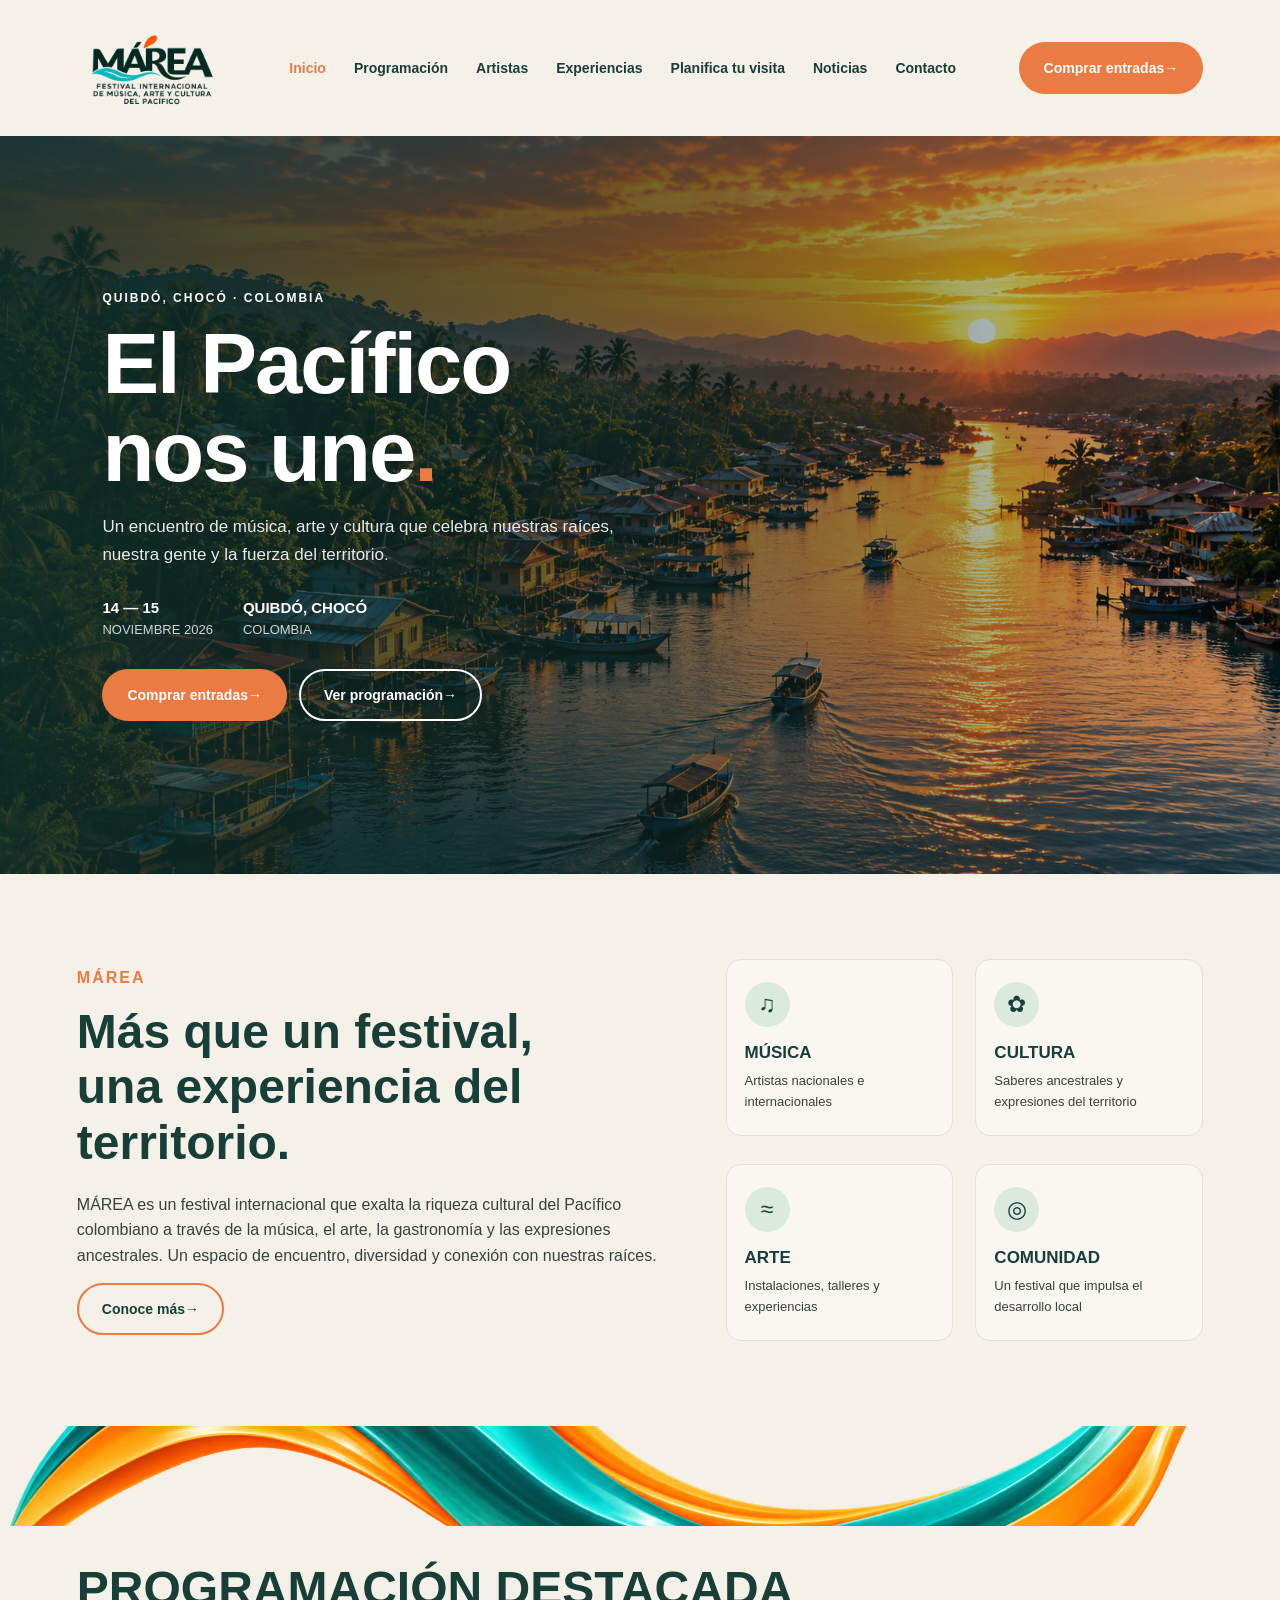
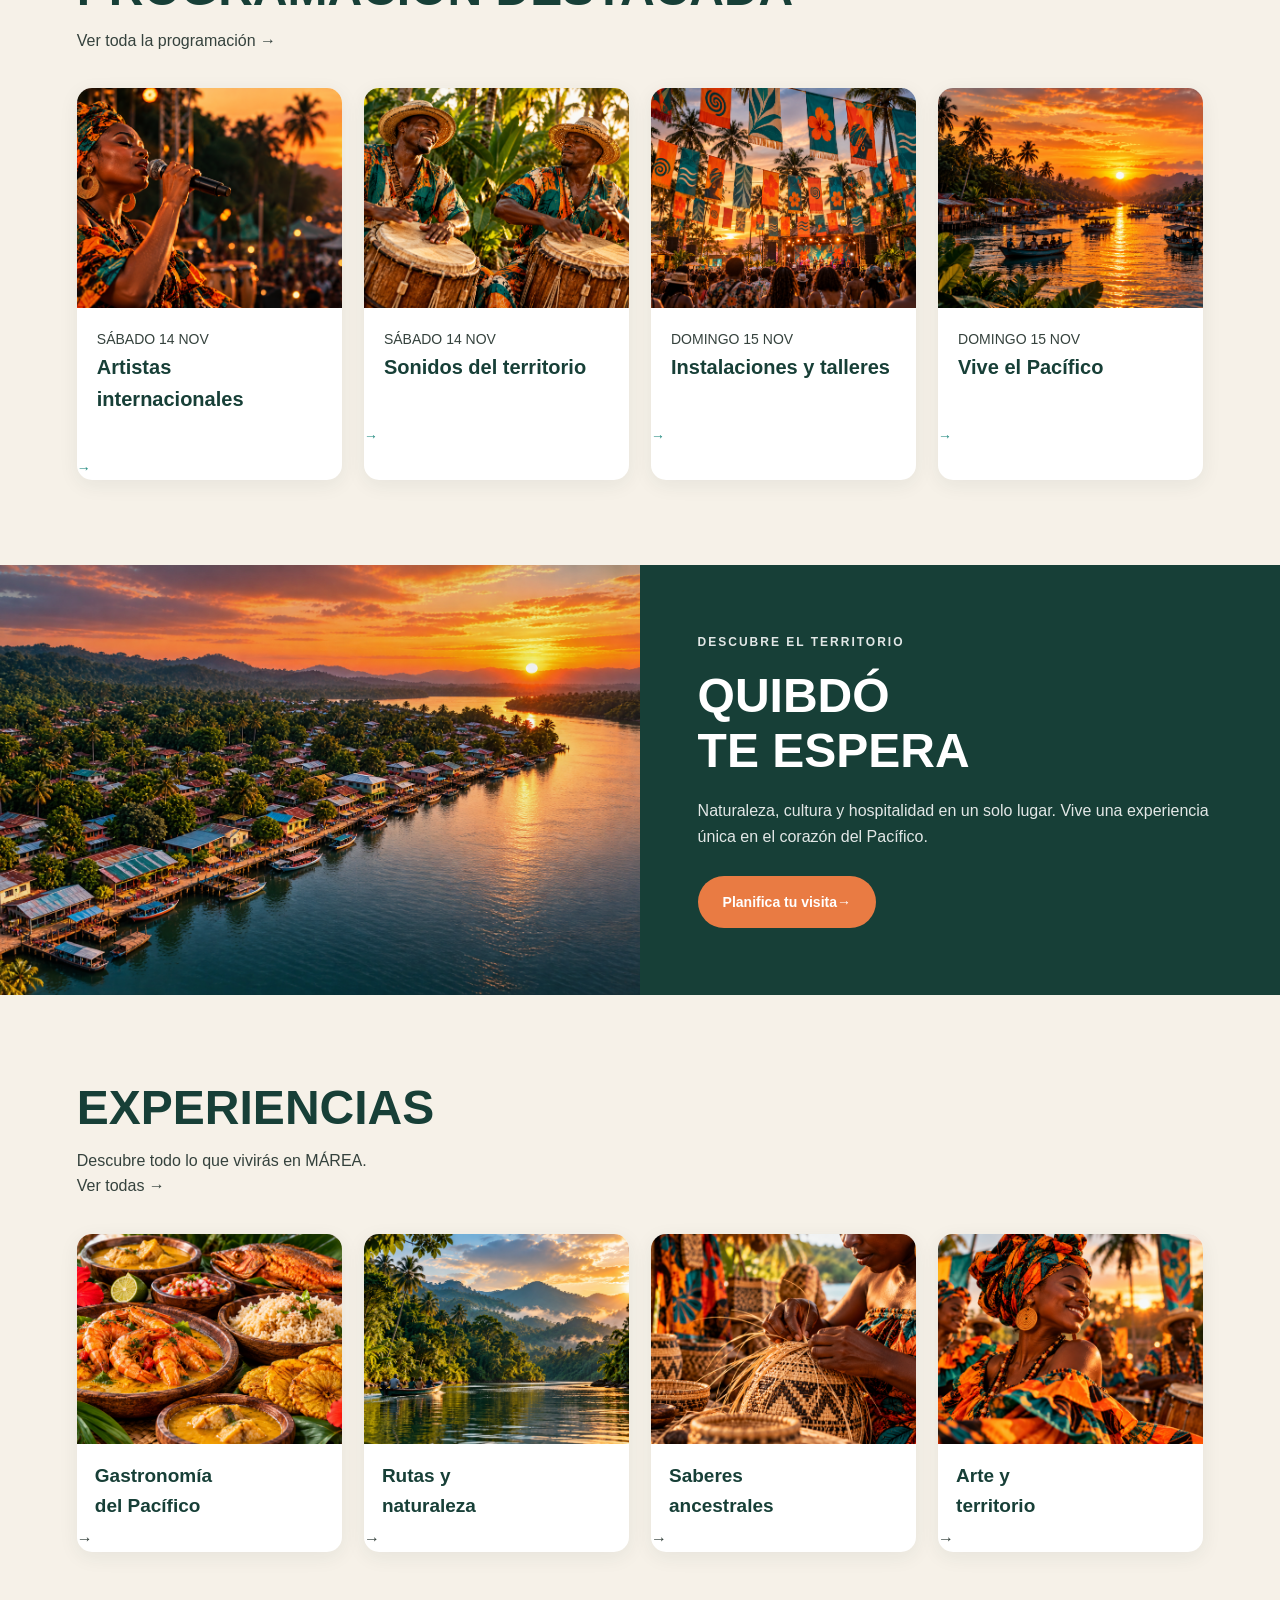
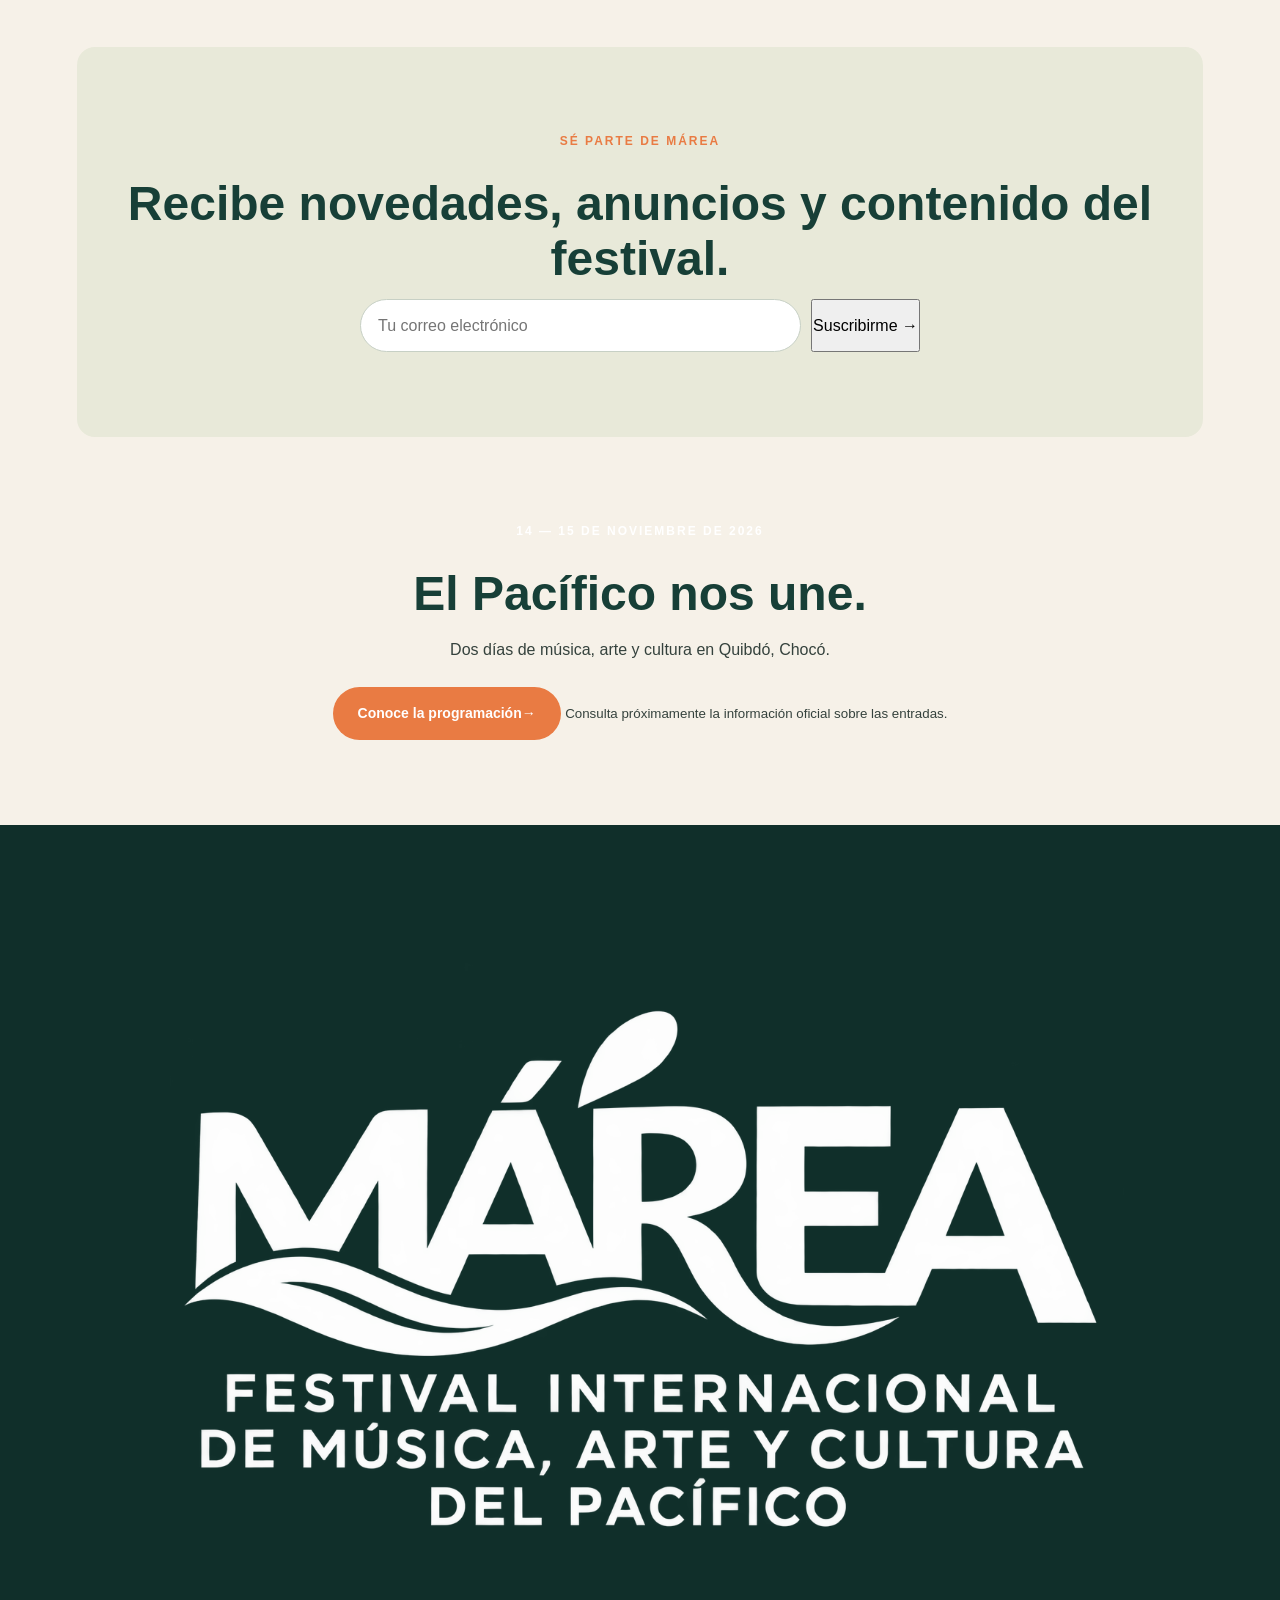
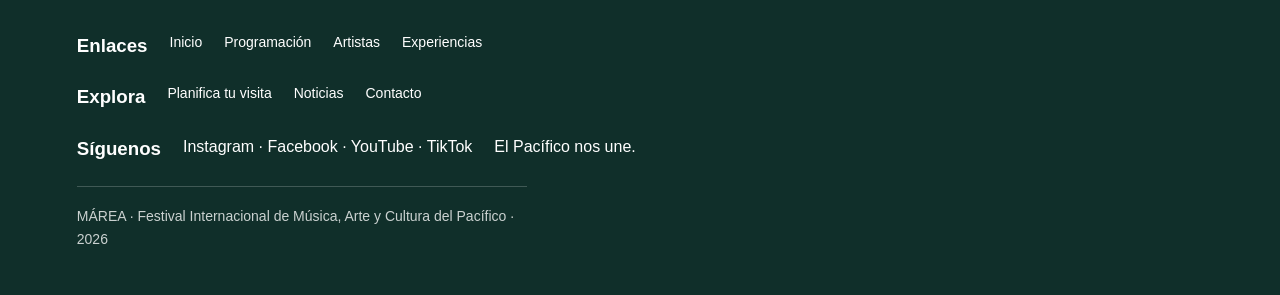
<file: index.html>
<!DOCTYPE html>
<html lang="es">
<head>
  <meta charset="UTF-8">
  <meta name="viewport" content="width=device-width, initial-scale=1.0">
  <meta name="description" content="MÁREA: Festival Internacional de Música, Arte y Cultura del Pacífico en Quibdó, Chocó.">
  <title>MÁREA | El Pacífico nos une</title>
  <link rel="stylesheet" href="estilos.css">
</head>

<body>

  <header class="header">
    <a class="logo" href="index.html">
      <img src="imagenes/logo%20marea.png"
           alt="MÁREA, Festival Internacional de Música, Arte y Cultura del Pacífico">
    </a>

    <nav class="nav nav-desktop" aria-label="Navegación principal">
      <a class="active" href="index.html">Inicio</a>
      <a href="programacion.html">Programación</a>
      <a href="#artistas">Artistas</a>
      <a href="#experiencias">Experiencias</a>
      <a href="visita.html">Planifica tu visita</a>
      <a href="#noticias">Noticias</a>
      <a href="#contacto">Contacto</a>
    </nav>

    <a class="btn btn-orange header-button" href="#entradas">
      Comprar entradas <span>→</span>
    </a>

    <details class="mobile-menu">
      <summary aria-label="Abrir menú">☰</summary>
      <nav aria-label="Navegación para celular">
        <a href="index.html">Inicio</a>
        <a href="programacion.html">Programación</a>
        <a href="#artistas">Artistas</a>
        <a href="#experiencias">Experiencias</a>
        <a href="visita.html">Planifica tu visita</a>
        <a href="#noticias">Noticias</a>
        <a href="#contacto">Contacto</a>
      </nav>
    </details>
  </header>

  <main>

    <section class="hero">
      <img class="hero-image"
           src="imagenes/atardecer.png"
           alt="Atardecer sobre el río en el Pacífico colombiano">

      <div class="hero-overlay"></div>

      <div class="hero-content">
        <p class="eyebrow eyebrow-light">QUIBDÓ, CHOCÓ · COLOMBIA</p>

        <h1>El Pacífico<br>nos une<span class="orange-dot">.</span></h1>

        <p class="hero-description">
          Un encuentro de música, arte y cultura que celebra nuestras raíces,
          nuestra gente y la fuerza del territorio.
        </p>

        <div class="event-details">
          <div>
            <strong>14 — 15</strong>
            <span>NOVIEMBRE 2026</span>
          </div>

          <div>
            <strong>QUIBDÓ, CHOCÓ</strong>
            <span>COLOMBIA</span>
          </div>
        </div>

        <div class="hero-buttons">
          <a class="btn btn-orange" href="#entradas">
            Comprar entradas <span>→</span>
          </a>

          <a class="btn btn-outline-light" href="programacion.html">
            Ver programación <span>→</span>
          </a>
        </div>
      </div>
    </section>

    <section class="intro section" id="sobre-marea">
      <div class="intro-text">
        <p class="eyebrow orange-text">MÁREA</p>

        <h2>Más que un festival,<br>una experiencia del territorio.</h2>

        <p>
          MÁREA es un festival internacional que exalta la riqueza cultural
          del Pacífico colombiano a través de la música, el arte, la gastronomía
          y las expresiones ancestrales. Un espacio de encuentro, diversidad
          y conexión con nuestras raíces.
        </p>

        <a class="btn btn-outline-orange" href="visita.html">
          Conoce más <span>→</span>
        </a>
      </div>

      <div class="pillars">
        <article class="pillar">
          <div class="pillar-icon music-icon">♫</div>
          <h3>MÚSICA</h3>
          <p>Artistas nacionales e internacionales</p>
        </article>

        <article class="pillar">
          <div class="pillar-icon culture-icon">✿</div>
          <h3>CULTURA</h3>
          <p>Saberes ancestrales y expresiones del territorio</p>
        </article>

        <article class="pillar">
          <div class="pillar-icon art-icon">≈</div>
          <h3>ARTE</h3>
          <p>Instalaciones, talleres y experiencias</p>
        </article>

        <article class="pillar">
          <div class="pillar-icon community-icon">◎</div>
          <h3>COMUNIDAD</h3>
          <p>Un festival que impulsa el desarrollo local</p>
        </article>
      </div>
    </section>

    <div class="wave-divider" aria-hidden="true">
      <img src="imagenes/onda.png" alt="">
    </div>

    <section class="program-section section" id="artistas">
      <div class="section-heading">
        <h2>PROGRAMACIÓN DESTACADA</h2>
        <a href="programacion.html">
          Ver toda la programación <span>→</span>
        </a>
      </div>

      <div class="program-grid">

        <article class="program-card">
          <img src="imagenes/cantante.png"
               alt="Cantante durante una presentación musical">
          <div class="program-card-text">
            <p>SÁBADO 14 NOV</p>
            <h3>Artistas internacionales</h3>
          </div>
          <a class="card-arrow"
             href="programacion.html#voces"
             aria-label="Ver artistas internacionales">→</a>
        </article>

        <article class="program-card">
          <img src="imagenes/percusionistas.png"
               alt="Músicos interpretando ritmos de percusión">
          <div class="program-card-text">
            <p>SÁBADO 14 NOV</p>
            <h3>Sonidos del territorio</h3>
          </div>
          <a class="card-arrow"
             href="programacion.html#sonidos"
             aria-label="Ver sonidos del territorio">→</a>
        </article>

        <article class="program-card">
          <img src="imagenes/instalaciones.png"
               alt="Instalaciones artísticas y decoración de colores">
          <div class="program-card-text">
            <p>DOMINGO 15 NOV</p>
            <h3>Instalaciones y talleres</h3>
          </div>
          <a class="card-arrow"
             href="programacion.html#arte"
             aria-label="Ver instalaciones y talleres">→</a>
        </article>

        <article class="program-card">
          <img src="imagenes/rio.png"
               alt="Paisaje fluvial del Pacífico colombiano">
          <div class="program-card-text">
            <p>DOMINGO 15 NOV</p>
            <h3>Vive el Pacífico</h3>
          </div>
          <a class="card-arrow"
             href="programacion.html#cierre"
             aria-label="Ver cierre del festival">→</a>
        </article>

      </div>
    </section>

    <section class="destination">
      <div class="destination-photo">
        <img src="imagenes/quibdo.png"
             alt="Paisaje y entorno natural de Quibdó">
      </div>

      <div class="destination-text">
        <p class="eyebrow eyebrow-light">DESCUBRE EL TERRITORIO</p>

        <h2>QUIBDÓ<br>TE ESPERA</h2>

        <p>
          Naturaleza, cultura y hospitalidad en un solo lugar.
          Vive una experiencia única en el corazón del Pacífico.
        </p>

        <a class="btn btn-orange" href="visita.html">
          Planifica tu visita <span>→</span>
        </a>
      </div>
    </section>

    <section class="experiences section" id="experiencias">
      <div class="section-heading">
        <div>
          <h2>EXPERIENCIAS</h2>
          <p>Descubre todo lo que vivirás en MÁREA.</p>
        </div>

        <a href="visita.html">Ver todas <span>→</span></a>
      </div>

      <div class="experience-grid">

        <a class="experience-card" href="visita.html#gastronomia">
          <img src="imagenes/gastronomia.png"
               alt="Platos de la gastronomía del Pacífico">
          <div>
            <h3>Gastronomía<br>del Pacífico</h3>
            <span>→</span>
          </div>
        </a>

        <a class="experience-card" href="visita.html#naturaleza">
          <img src="imagenes/naturaleza.png"
               alt="Paisajes naturales del Chocó">
          <div>
            <h3>Rutas y<br>naturaleza</h3>
            <span>→</span>
          </div>
        </a>

        <a class="experience-card" href="visita.html#saberes">
          <img src="imagenes/artesania.png"
               alt="Artesanía y saberes tradicionales">
          <div>
            <h3>Saberes<br>ancestrales</h3>
            <span>→</span>
          </div>
        </a>

        <a class="experience-card" href="visita.html#cultura">
          <img src="imagenes/cultura.png"
               alt="Expresiones culturales del Pacífico">
          <div>
            <h3>Arte y<br>territorio</h3>
            <span>→</span>
          </div>
        </a>

      </div>
    </section>

    <section class="newsletter section" id="noticias">
      <div>
        <p class="eyebrow orange-text">SÉ PARTE DE MÁREA</p>
        <h2>Recibe novedades, anuncios y contenido del festival.</h2>
      </div>

      <form class="newsletter-form" action="#noticias" method="get">
        <label for="email" class="visually-hidden">
          Tu correo electrónico
        </label>

        <input
          id="email"
          name="email"
          type="email"
          placeholder="Tu correo electrónico"
        >

        <button type="submit">Suscribirme <span>→</span></button>
      </form>
    </section>

    <section class="tickets section" id="entradas">
      <p class="eyebrow eyebrow-light">14 — 15 DE NOVIEMBRE DE 2026</p>

      <h2>El Pacífico nos une.</h2>

      <p>Dos días de música, arte y cultura en Quibdó, Chocó.</p>

      <a class="btn btn-orange" href="programacion.html">
        Conoce la programación <span>→</span>
      </a>

      <small>
        Consulta próximamente la información oficial sobre las entradas.
      </small>
    </section>

  </main>

  <footer class="footer" id="contacto">
    <a class="footer-logo" href="index.html">
      <img src="imagenes/logo%20marea.png"
           alt="MÁREA, Festival Internacional de Música, Arte y Cultura del Pacífico">
    </a>

    <div class="footer-links">
      <h3>Enlaces</h3>
      <a href="index.html">Inicio</a>
      <a href="programacion.html">Programación</a>
      <a href="#artistas">Artistas</a>
      <a href="#experiencias">Experiencias</a>
    </div>

    <div class="footer-links">
      <h3>Explora</h3>
      <a href="visita.html">Planifica tu visita</a>
      <a href="#noticias">Noticias</a>
      <a href="#contacto">Contacto</a>
    </div>

    <div class="footer-social">
      <h3>Síguenos</h3>
      <p>Instagram · Facebook · YouTube · TikTok</p>
      <p>El Pacífico nos une.</p>
    </div>

    <p class="copyright">
      MÁREA · Festival Internacional de Música, Arte y Cultura del Pacífico · 2026
    </p>
  </footer>

</body>
</html>
</file>
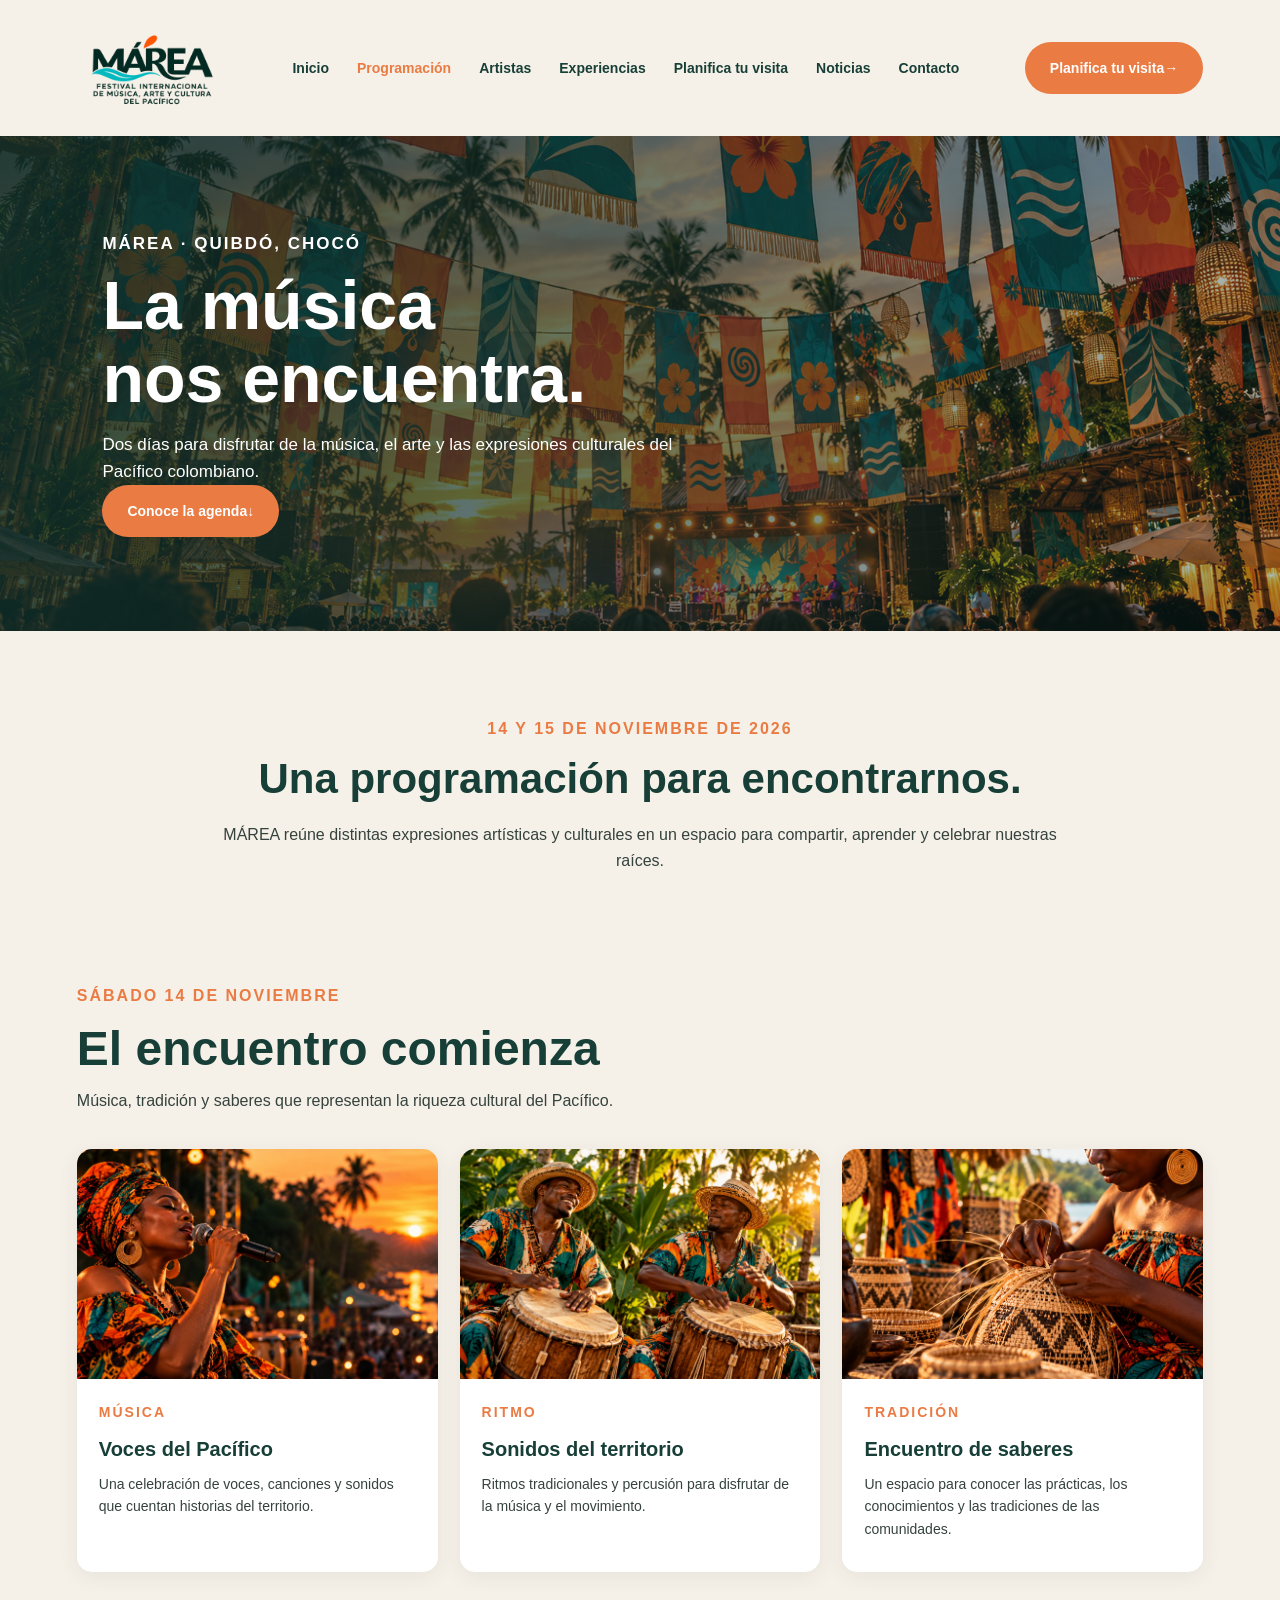
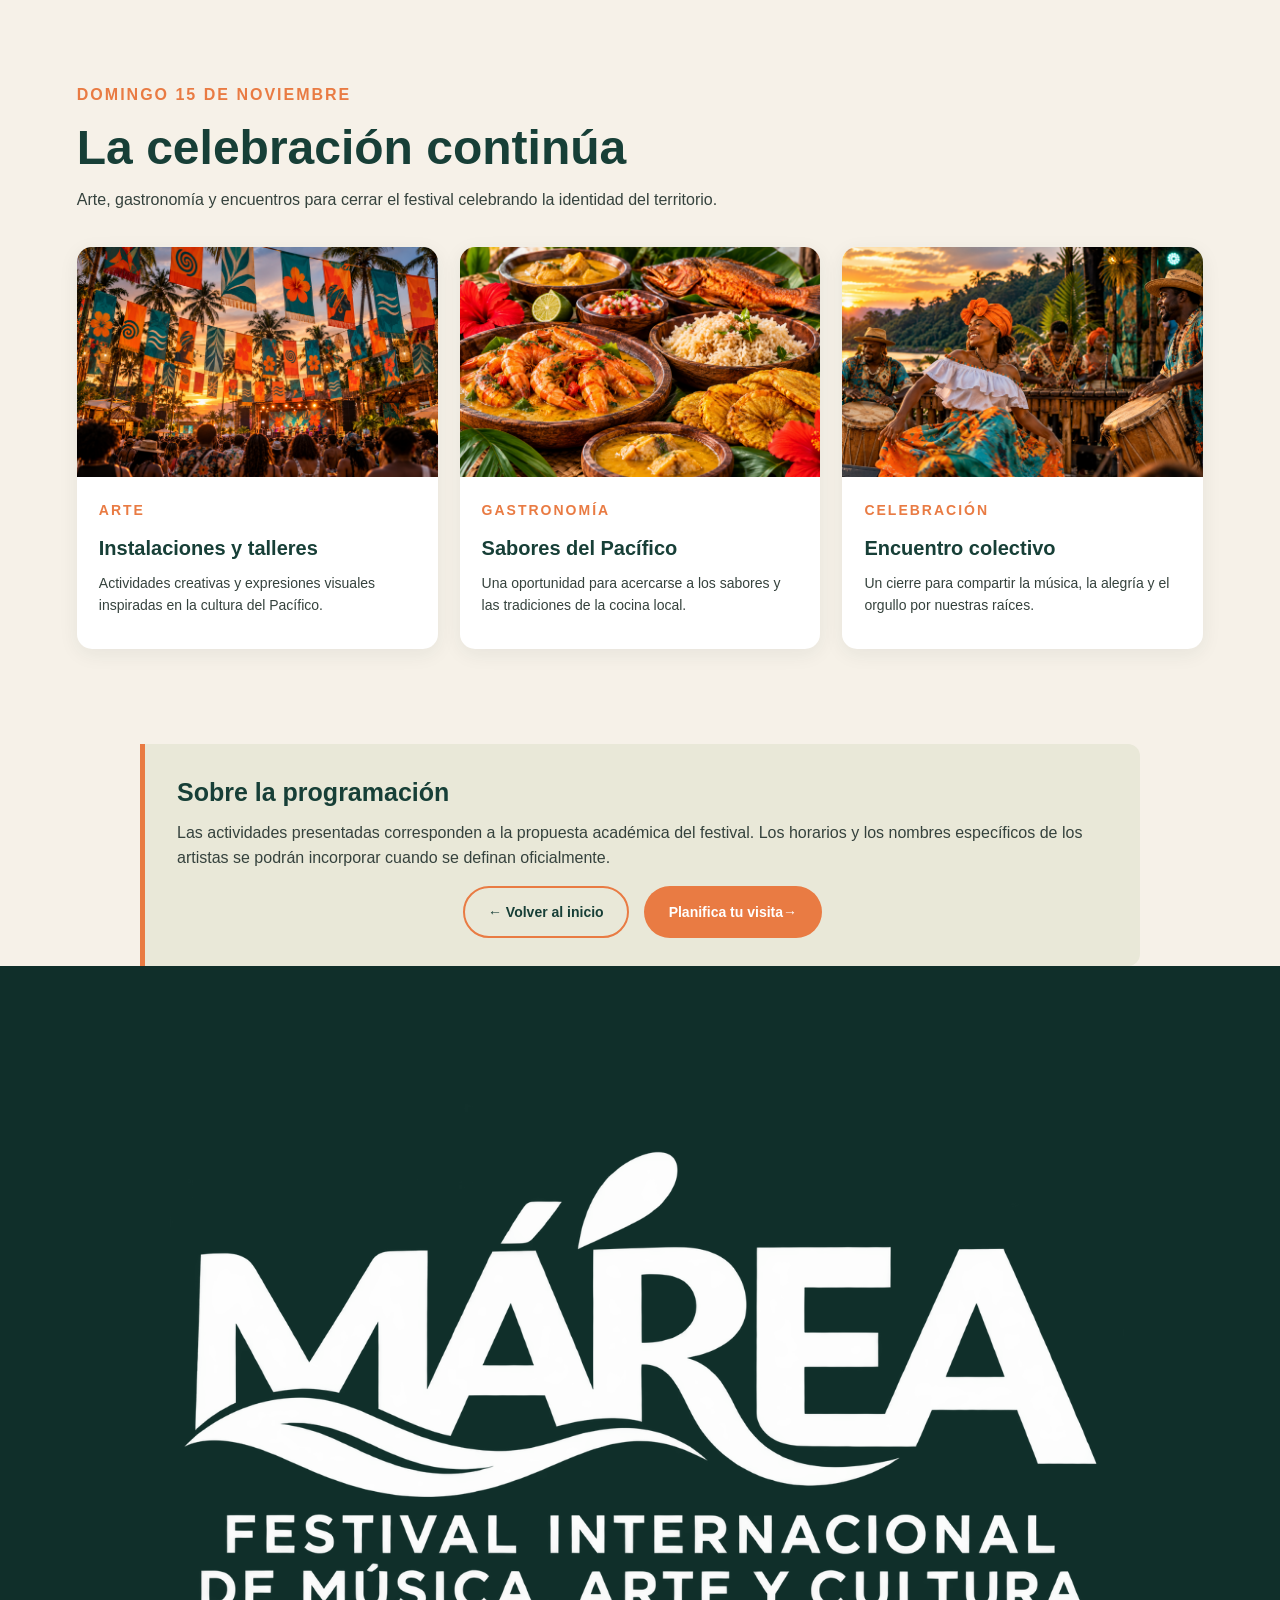
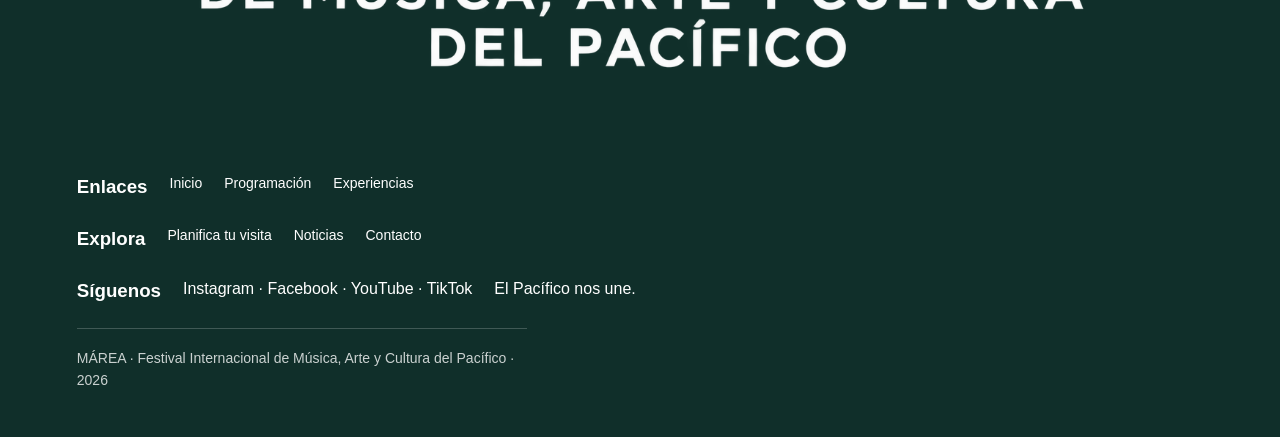
<file: programacion.html>
<!DOCTYPE html>
<html lang="es">
<head>
  <meta charset="UTF-8">
  <meta name="viewport" content="width=device-width, initial-scale=1.0">
  <meta name="description" content="Conoce las actividades y la programación del festival MÁREA en Quibdó, Chocó.">
  <title>Programación | MÁREA</title>
  <link rel="stylesheet" href="estilos.css">
</head>

<body>

  <header class="header">
    <a class="logo" href="index.html">
      <img src="imagenes/logo%20marea.png" alt="Logo de MÁREA">
    </a>

    <nav class="nav nav-desktop" aria-label="Navegación principal">
      <a href="index.html">Inicio</a>
      <a class="active" href="programacion.html">Programación</a>
      <a href="index.html#artistas">Artistas</a>
      <a href="index.html#experiencias">Experiencias</a>
      <a href="visita.html">Planifica tu visita</a>
      <a href="index.html#noticias">Noticias</a>
      <a href="index.html#contacto">Contacto</a>
    </nav>

    <a class="btn btn-orange header-button" href="visita.html">
      Planifica tu visita <span>→</span>
    </a>

    <details class="mobile-menu">
      <summary aria-label="Abrir menú">☰</summary>
      <nav aria-label="Navegación para celular">
        <a href="index.html">Inicio</a>
        <a href="programacion.html">Programación</a>
        <a href="index.html#artistas">Artistas</a>
        <a href="index.html#experiencias">Experiencias</a>
        <a href="visita.html">Planifica tu visita</a>
        <a href="index.html#noticias">Noticias</a>
        <a href="index.html#contacto">Contacto</a>
      </nav>
    </details>
  </header>

  <main>

    <section class="inner-hero program-hero">
      <img src="imagenes/instalaciones.png"
           alt="Instalaciones artísticas del festival"
           class="inner-hero-image">

      <div class="inner-hero-overlay"></div>

      <div class="inner-hero-content">
        <p class="eyebrow eyebrow-light">MÁREA · QUIBDÓ, CHOCÓ</p>

        <h1>La música<br>nos encuentra.</h1>

        <p>
          Dos días para disfrutar de la música, el arte y las expresiones
          culturales del Pacífico colombiano.
        </p>

        <a class="btn btn-orange" href="#agenda">
          Conoce la agenda <span>↓</span>
        </a>
      </div>
    </section>

    <section class="inner-intro section">
      <p class="eyebrow orange-text">14 Y 15 DE NOVIEMBRE DE 2026</p>

      <h2>Una programación para encontrarnos.</h2>

      <p>
        MÁREA reúne distintas expresiones artísticas y culturales
        en un espacio para compartir, aprender y celebrar nuestras raíces.
      </p>
    </section>

    <section class="schedule-section section" id="agenda">
      <div class="section-heading">
        <div>
          <p class="eyebrow orange-text">SÁBADO 14 DE NOVIEMBRE</p>
          <h2>El encuentro comienza</h2>
        </div>

        <p>
          Música, tradición y saberes que representan la riqueza
          cultural del Pacífico.
        </p>
      </div>

      <div class="schedule-grid">

        <article class="schedule-card" id="voces">
          <img src="imagenes/cantante.png" alt="Cantante durante una presentación">

          <div class="schedule-card-text">
            <p class="eyebrow orange-text">MÚSICA</p>
            <h3>Voces del Pacífico</h3>
            <p>
              Una celebración de voces, canciones y sonidos
              que cuentan historias del territorio.
            </p>
          </div>
        </article>

        <article class="schedule-card" id="sonidos">
          <img src="imagenes/percusionistas.png" alt="Músicos tocando instrumentos de percusión">

          <div class="schedule-card-text">
            <p class="eyebrow orange-text">RITMO</p>
            <h3>Sonidos del territorio</h3>
            <p>
              Ritmos tradicionales y percusión para disfrutar
              de la música y el movimiento.
            </p>
          </div>
        </article>

        <article class="schedule-card" id="saberes">
          <img src="imagenes/artesania.png" alt="Artesanía tradicional">

          <div class="schedule-card-text">
            <p class="eyebrow orange-text">TRADICIÓN</p>
            <h3>Encuentro de saberes</h3>
            <p>
              Un espacio para conocer las prácticas, los conocimientos
              y las tradiciones de las comunidades.
            </p>
          </div>
        </article>

      </div>
    </section>

    <section class="schedule-section section" id="domingo">
      <div class="section-heading">
        <div>
          <p class="eyebrow orange-text">DOMINGO 15 DE NOVIEMBRE</p>
          <h2>La celebración continúa</h2>
        </div>

        <p>
          Arte, gastronomía y encuentros para cerrar el festival
          celebrando la identidad del territorio.
        </p>
      </div>

      <div class="schedule-grid">

        <article class="schedule-card" id="arte">
          <img src="imagenes/instalaciones.png" alt="Instalaciones artísticas y colores">

          <div class="schedule-card-text">
            <p class="eyebrow orange-text">ARTE</p>
            <h3>Instalaciones y talleres</h3>
            <p>
              Actividades creativas y expresiones visuales
              inspiradas en la cultura del Pacífico.
            </p>
          </div>
        </article>

        <article class="schedule-card" id="gastronomia">
          <img src="imagenes/gastronomia.png" alt="Gastronomía del Pacífico">

          <div class="schedule-card-text">
            <p class="eyebrow orange-text">GASTRONOMÍA</p>
            <h3>Sabores del Pacífico</h3>
            <p>
              Una oportunidad para acercarse a los sabores
              y las tradiciones de la cocina local.
            </p>
          </div>
        </article>

        <article class="schedule-card" id="cierre">
          <img src="imagenes/musica.png" alt="Expresión musical y cultural">

          <div class="schedule-card-text">
            <p class="eyebrow orange-text">CELEBRACIÓN</p>
            <h3>Encuentro colectivo</h3>
            <p>
              Un cierre para compartir la música, la alegría
              y el orgullo por nuestras raíces.
            </p>
          </div>
        </article>

      </div>
    </section>

    <section class="schedule-note section">
      <h2>Sobre la programación</h2>

      <p>
        Las actividades presentadas corresponden a la propuesta académica
        del festival. Los horarios y los nombres específicos de los artistas
        se podrán incorporar cuando se definan oficialmente.
      </p>

      <div class="page-buttons">
        <a class="btn btn-outline-orange" href="index.html">
          ← Volver al inicio
        </a>

        <a class="btn btn-orange" href="visita.html">
          Planifica tu visita <span>→</span>
        </a>
      </div>
    </section>

  </main>

  <footer class="footer" id="contacto">
    <a class="footer-logo" href="index.html">
      <img src="imagenes/logo%20marea.png" alt="Logo de MÁREA">
    </a>

    <div class="footer-links">
      <h3>Enlaces</h3>
      <a href="index.html">Inicio</a>
      <a href="programacion.html">Programación</a>
      <a href="index.html#experiencias">Experiencias</a>
    </div>

    <div class="footer-links">
      <h3>Explora</h3>
      <a href="visita.html">Planifica tu visita</a>
      <a href="index.html#noticias">Noticias</a>
      <a href="index.html#contacto">Contacto</a>
    </div>

    <div class="footer-social">
      <h3>Síguenos</h3>
      <p>Instagram · Facebook · YouTube · TikTok</p>
      <p>El Pacífico nos une.</p>
    </div>

    <p class="copyright">
      MÁREA · Festival Internacional de Música, Arte y Cultura del Pacífico · 2026
    </p>
  </footer>

</body>
</html>
</file>
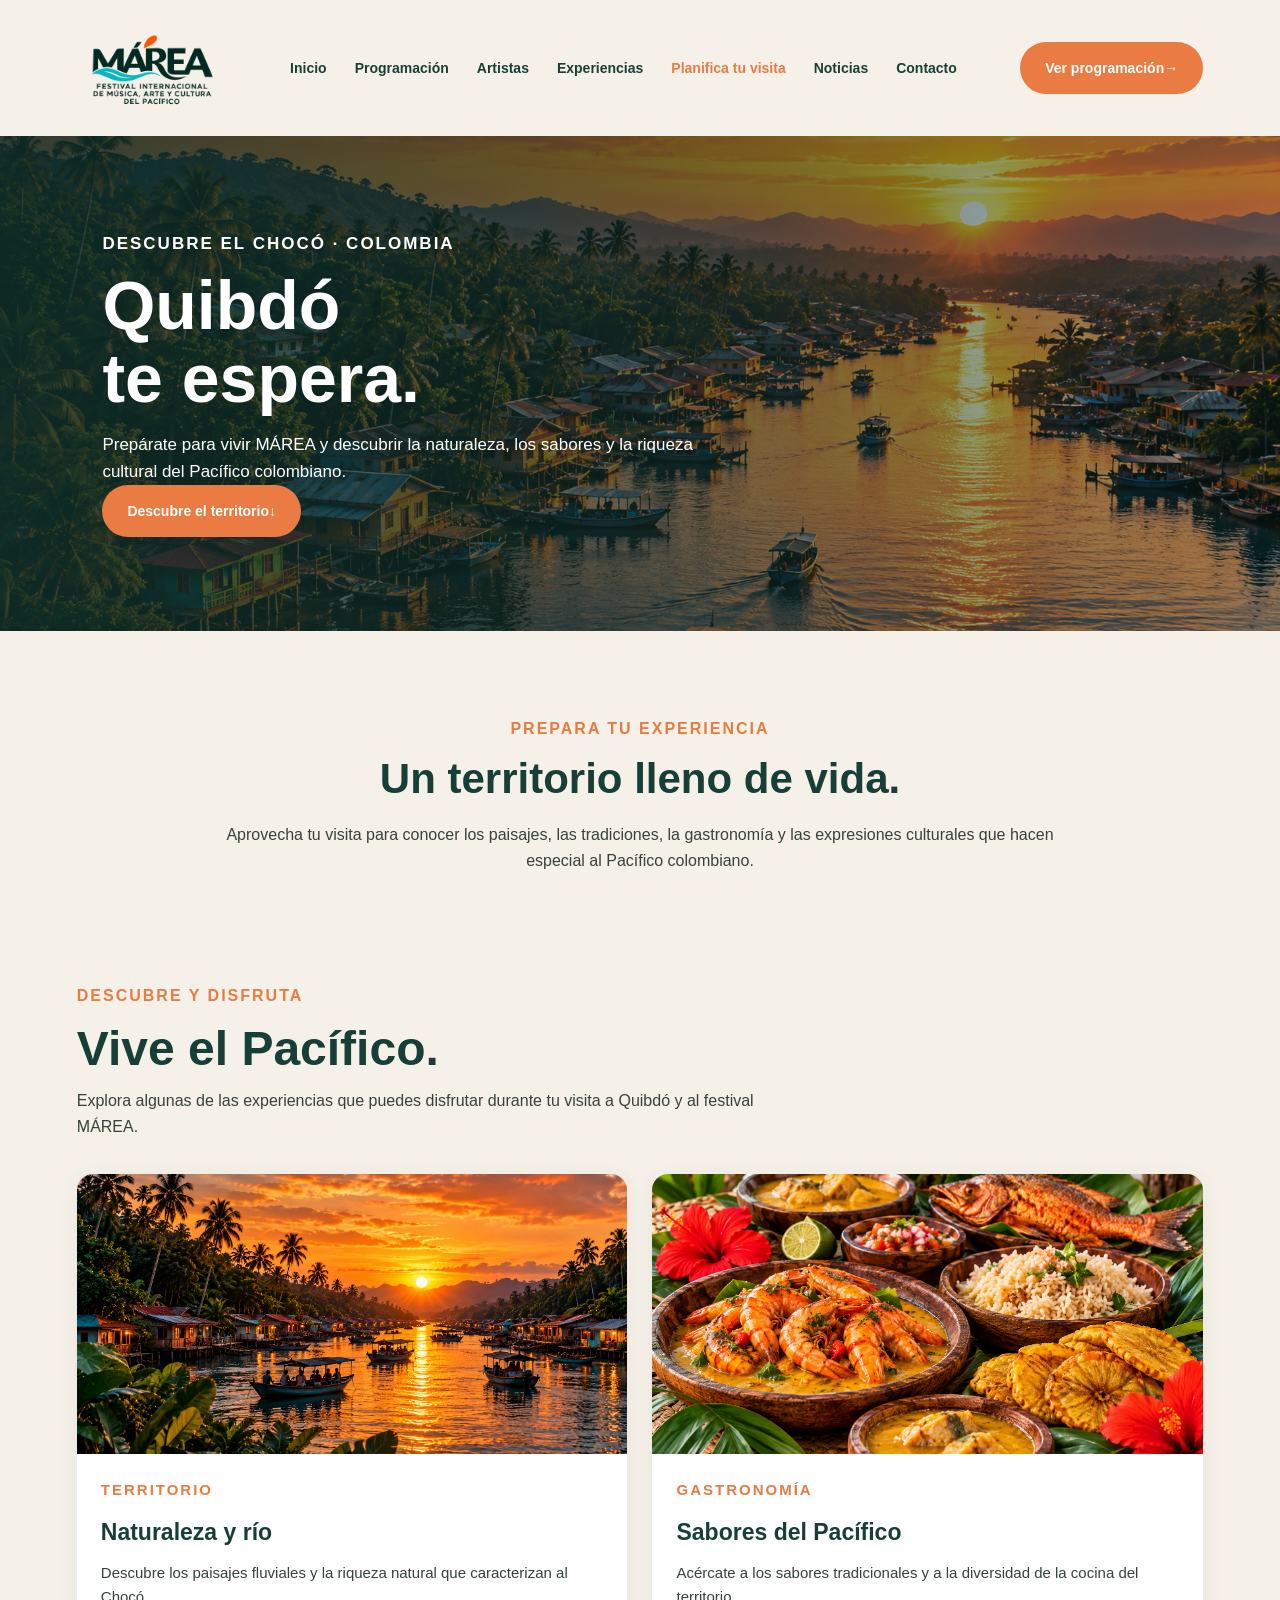
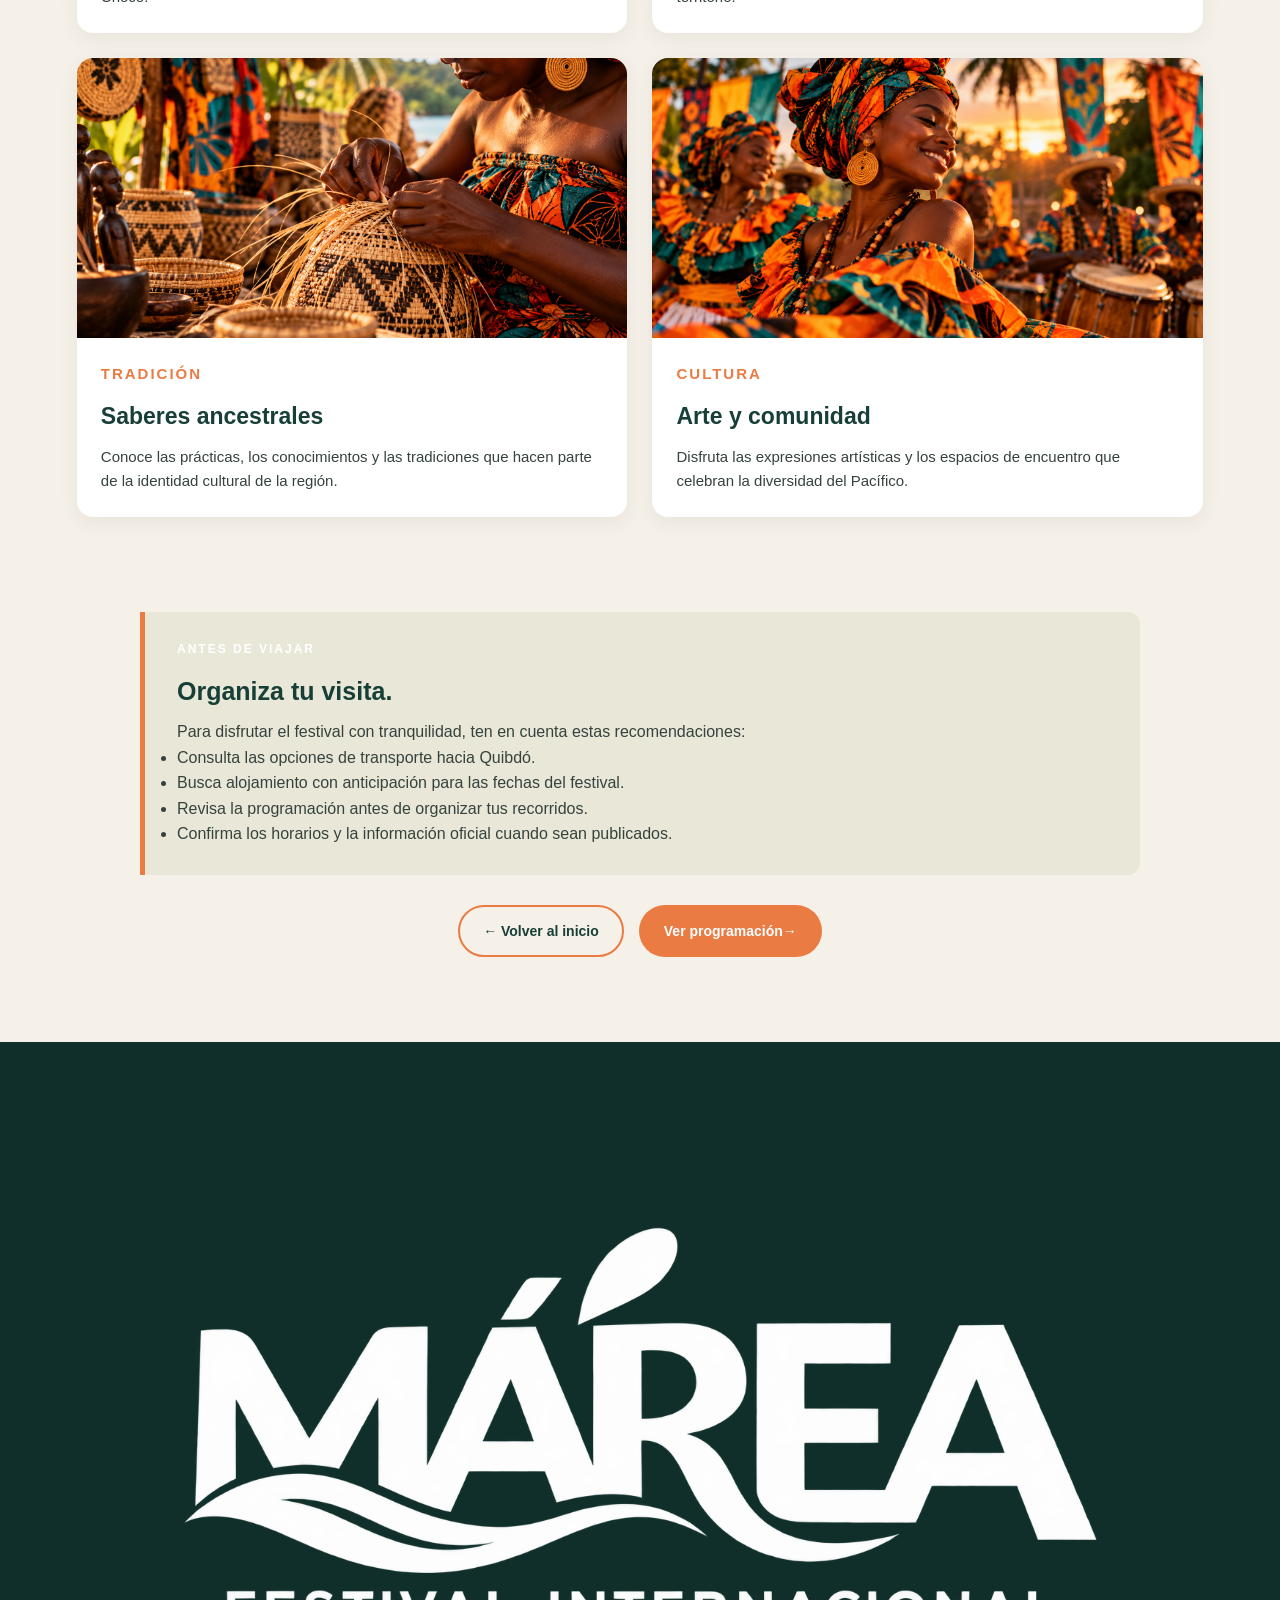
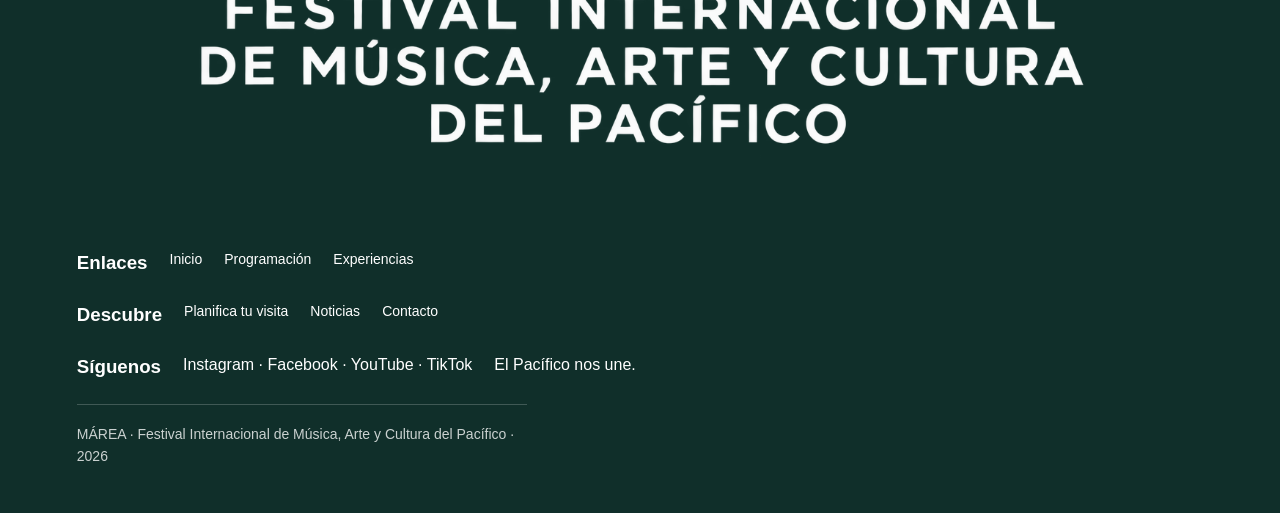
<file: visita.html>
<!DOCTYPE html>
<html lang="es">
<head>
  <meta charset="UTF-8">
  <meta name="viewport" content="width=device-width, initial-scale=1.0">
  <meta name="description" content="Planifica tu visita a MÁREA y descubre Quibdó, Chocó.">
  <title>Planifica tu visita | MÁREA</title>
  <link rel="stylesheet" href="estilos.css">
</head>

<body>

  <header class="header">
    <a class="logo" href="index.html">
      <img src="imagenes/logo%20marea.png" alt="Logo de MÁREA">
    </a>

    <nav class="nav nav-desktop" aria-label="Navegación principal">
      <a href="index.html">Inicio</a>
      <a href="programacion.html">Programación</a>
      <a href="index.html#artistas">Artistas</a>
      <a href="index.html#experiencias">Experiencias</a>
      <a class="active" href="visita.html">Planifica tu visita</a>
      <a href="index.html#noticias">Noticias</a>
      <a href="index.html#contacto">Contacto</a>
    </nav>

    <a class="btn btn-orange header-button" href="programacion.html">
      Ver programación <span>→</span>
    </a>

    <details class="mobile-menu">
      <summary aria-label="Abrir menú">☰</summary>
      <nav aria-label="Navegación para celular">
        <a href="index.html">Inicio</a>
        <a href="programacion.html">Programación</a>
        <a href="index.html#artistas">Artistas</a>
        <a href="index.html#experiencias">Experiencias</a>
        <a href="visita.html">Planifica tu visita</a>
        <a href="index.html#noticias">Noticias</a>
        <a href="index.html#contacto">Contacto</a>
      </nav>
    </details>
  </header>

  <main>

    <section class="inner-hero visit-hero">
      <img
        class="inner-hero-image"
        src="imagenes/atardecer.png"
        alt="Atardecer en el paisaje del Pacífico colombiano"
      >

      <div class="inner-hero-overlay"></div>

      <div class="inner-hero-content">
        <p class="eyebrow eyebrow-light">DESCUBRE EL CHOCÓ · COLOMBIA</p>

        <h1>Quibdó<br>te espera.</h1>

        <p>
          Prepárate para vivir MÁREA y descubrir la naturaleza,
          los sabores y la riqueza cultural del Pacífico colombiano.
        </p>

        <a class="btn btn-orange" href="#experiencias-visita">
          Descubre el territorio <span>↓</span>
        </a>
      </div>
    </section>

    <section class="inner-intro section" id="experiencias-visita">
      <p class="eyebrow orange-text">PREPARA TU EXPERIENCIA</p>

      <h2>Un territorio lleno de vida.</h2>

      <p>
        Aprovecha tu visita para conocer los paisajes, las tradiciones,
        la gastronomía y las expresiones culturales que hacen especial
        al Pacífico colombiano.
      </p>
    </section>

    <section class="visit-content section">
      <div class="section-heading">
        <div>
          <p class="eyebrow orange-text">DESCUBRE Y DISFRUTA</p>
          <h2>Vive el Pacífico.</h2>
        </div>

        <p>
          Explora algunas de las experiencias que puedes disfrutar
          durante tu visita a Quibdó y al festival MÁREA.
        </p>
      </div>

      <div class="visit-grid">

        <article class="visit-card" id="naturaleza">
          <img src="imagenes/rio.png" alt="Río y paisaje natural del Chocó">

          <div class="visit-card-text">
            <p class="eyebrow orange-text">TERRITORIO</p>
            <h3>Naturaleza y río</h3>
            <p>
              Descubre los paisajes fluviales y la riqueza natural
              que caracterizan al Chocó.
            </p>
          </div>
        </article>

        <article class="visit-card" id="gastronomia">
          <img src="imagenes/gastronomia.png" alt="Gastronomía tradicional del Pacífico">

          <div class="visit-card-text">
            <p class="eyebrow orange-text">GASTRONOMÍA</p>
            <h3>Sabores del Pacífico</h3>
            <p>
              Acércate a los sabores tradicionales y a la diversidad
              de la cocina del territorio.
            </p>
          </div>
        </article>

        <article class="visit-card" id="saberes">
          <img src="imagenes/artesania.png" alt="Artesanía y expresiones tradicionales">

          <div class="visit-card-text">
            <p class="eyebrow orange-text">TRADICIÓN</p>
            <h3>Saberes ancestrales</h3>
            <p>
              Conoce las prácticas, los conocimientos y las tradiciones
              que hacen parte de la identidad cultural de la región.
            </p>
          </div>
        </article>

        <article class="visit-card" id="cultura">
          <img src="imagenes/cultura.png" alt="Expresiones artísticas y culturales del Pacífico">

          <div class="visit-card-text">
            <p class="eyebrow orange-text">CULTURA</p>
            <h3>Arte y comunidad</h3>
            <p>
              Disfruta las expresiones artísticas y los espacios de
              encuentro que celebran la diversidad del Pacífico.
            </p>
          </div>
        </article>

      </div>
    </section>

    <section class="travel-note section">
      <p class="eyebrow eyebrow-light">ANTES DE VIAJAR</p>

      <h2>Organiza tu visita.</h2>

      <p>
        Para disfrutar el festival con tranquilidad, ten en cuenta
        estas recomendaciones:
      </p>

      <ul>
        <li>Consulta las opciones de transporte hacia Quibdó.</li>
        <li>Busca alojamiento con anticipación para las fechas del festival.</li>
        <li>Revisa la programación antes de organizar tus recorridos.</li>
        <li>Confirma los horarios y la información oficial cuando sean publicados.</li>
      </ul>
    </section>

    <section class="page-navigation section">
      <a class="btn btn-outline-orange" href="index.html">
        ← Volver al inicio
      </a>

      <a class="btn btn-orange" href="programacion.html">
        Ver programación <span>→</span>
      </a>
    </section>

  </main>

  <footer class="footer" id="contacto">
    <a class="footer-logo" href="index.html">
      <img src="imagenes/logo%20marea.png" alt="Logo de MÁREA">
    </a>

    <div class="footer-links">
      <h3>Enlaces</h3>
      <a href="index.html">Inicio</a>
      <a href="programacion.html">Programación</a>
      <a href="index.html#experiencias">Experiencias</a>
    </div>

    <div class="footer-links">
      <h3>Descubre</h3>
      <a href="visita.html">Planifica tu visita</a>
      <a href="index.html#noticias">Noticias</a>
      <a href="index.html#contacto">Contacto</a>
    </div>

    <div class="footer-social">
      <h3>Síguenos</h3>
      <p>Instagram · Facebook · YouTube · TikTok</p>
      <p>El Pacífico nos une.</p>
    </div>

    <p class="copyright">
      MÁREA · Festival Internacional de Música, Arte y Cultura del Pacífico · 2026
    </p>
  </footer>

</body>
</html>
</file>
<file: estilos.css>
:root {
    --crema: #f6f1e8;
    --verde: #173f37;
    --verde-oscuro: #102f2a;
    --turquesa: #268c82;
    --naranja: #e97b43;
    --blanco: #ffffff;
    --texto: #35423d;
    --gris: #e5e0d6;
}

* {
    margin: 0;
    padding: 0;
    box-sizing: border-box;
}

html {
    scroll-behavior: smooth;
}

body {
    background-color: var(--crema);
    color: var(--texto);
    font-family: Arial, Helvetica, sans-serif;
    line-height: 1.6;
}

img {
    display: block;
    max-width: 100%;
}

a {
    color: inherit;
    text-decoration: none;
}

button,
input {
    font: inherit;
}

.header {
    width: 100%;
    min-height: 90px;
    padding: 18px 6%;
    display: flex;
    align-items: center;
    justify-content: space-between;
    gap: 25px;
    background-color: var(--crema);
    position: relative;
    z-index: 10;
}

.logo {
    display: inline-flex;
    align-items: center;
    flex-shrink: 0;
}

.logo img {
    width: 150px;
    height: auto;
}

.nav {
    display: flex;
    align-items: center;
    gap: 28px;
}

.nav a {
    color: var(--verde);
    font-size: 14px;
    font-weight: 700;
    transition: color 0.2s ease;
}

.nav a:hover,
.nav a.active {
    color: var(--naranja);
}

.header-button {
    padding: 11px 20px;
    border-radius: 30px;
    background-color: var(--verde);
    color: var(--blanco);
    font-size: 13px;
    font-weight: 700;
    white-space: nowrap;
    transition: background-color 0.2s ease;
}

.header-button:hover {
    background-color: var(--turquesa);
}

.mobile-menu {
    display: none;
}

.btn {
    display: inline-flex;
    align-items: center;
    justify-content: center;
    padding: 13px 23px;
    border: 2px solid transparent;
    border-radius: 30px;
    font-size: 14px;
    font-weight: 700;
    text-align: center;
    transition: background-color 0.2s ease, color 0.2s ease;
}

.btn-orange {
    background-color: var(--naranja);
    color: var(--blanco);
}

.btn-orange:hover {
    background-color: #cf6131;
}

.btn-outline-light {
    border-color: var(--blanco);
    color: var(--blanco);
}

.btn-outline-light:hover {
    background-color: var(--blanco);
    color: var(--verde);
}

.btn-outline-orange {
    border-color: var(--naranja);
    color: var(--verde);
}

.btn-outline-orange:hover {
    background-color: var(--naranja);
    color: var(--blanco);
}

.eyebrow {
    display: block;
    margin-bottom: 12px;
    color: var(--turquesa);
    font-size: 12px;
    font-weight: 800;
    letter-spacing: 2px;
    text-transform: uppercase;
}

.eyebrow-light {
    color: var(--blanco);
}

.orange-text {
    color: var(--naranja);
}

.hero {
    min-height: 620px;
    height: 82vh;
    max-height: 800px;
    position: relative;
    display: flex;
    align-items: center;
    overflow: hidden;
    background-color: var(--verde);
}

.hero-image,
.hero-overlay,
.inner-hero-image,
.inner-hero-overlay {
    position: absolute;
    inset: 0;
    width: 100%;
    height: 100%;
}

.hero-image,
.inner-hero-image {
    object-fit: cover;
}

.hero-overlay {
    background: linear-gradient(
        90deg,
        rgba(16, 47, 42, 0.88) 0%,
        rgba(16, 47, 42, 0.55) 55%,
        rgba(16, 47, 42, 0.16) 100%
    );
}

.hero-content {
    width: min(760px, 88%);
    margin-left: 8%;
    padding: 50px 0;
    position: relative;
    z-index: 2;
    color: var(--blanco);
}

.hero-content h1 {
    max-width: 720px;
    margin-bottom: 18px;
    font-size: clamp(45px, 7vw, 85px);
    line-height: 1.03;
    letter-spacing: -2px;
}

.orange-dot {
    color: var(--naranja);
}

.hero-description {
    max-width: 530px;
    margin-bottom: 28px;
    color: rgba(255, 255, 255, 0.9);
    font-size: 17px;
}

.event-details {
    display: flex;
    flex-wrap: wrap;
    gap: 30px;
    margin-bottom: 28px;
}

.event-details div {
    display: flex;
    flex-direction: column;
}

.event-details strong {
    color: var(--blanco);
    font-size: 15px;
}

.event-details span {
    color: rgba(255, 255, 255, 0.8);
    font-size: 13px;
}

.hero-buttons {
    display: flex;
    flex-wrap: wrap;
    gap: 12px;
}

.section {
    width: min(1180px, 88%);
    margin: 0 auto;
    padding: 85px 0;
}

.intro {
    display: grid;
    grid-template-columns: 1.1fr 0.9fr;
    align-items: center;
    gap: 65px;
}

.intro-text h2,
.section-heading h2,
.destination-text h2,
.newsletter h2,
.tickets h2 {
    color: var(--verde);
    font-size: clamp(30px, 4vw, 48px);
    line-height: 1.15;
}

.intro-text h2 {
    margin-bottom: 22px;
}

.intro-text p {
    margin-bottom: 14px;
    font-size: 16px;
}

.pillars {
    display: grid;
    grid-template-columns: repeat(2, 1fr);
    gap: 28px 22px;
}

.pillar {
    padding: 22px 18px;
    border: 1px solid var(--gris);
    border-radius: 15px;
    background-color: rgba(255, 255, 255, 0.4);
}

.pillar-icon {
    display: inline-flex;
    width: 45px;
    height: 45px;
    margin-bottom: 12px;
    align-items: center;
    justify-content: center;
    border-radius: 50%;
    background-color: #dbe9df;
    color: var(--verde);
    font-size: 23px;
}

.pillar h3 {
    margin-bottom: 5px;
    color: var(--verde);
    font-size: 17px;
}

.pillar p {
    font-size: 13px;
}

.wave-divider {
    width: 100%;
    height: 100px;
    overflow: hidden;
}

.wave-divider img {
    width: 100%;
    height: 100%;
    object-fit: cover;
}

.program-section {
    padding-top: 35px;
}

.section-heading {
    max-width: 720px;
    margin-bottom: 35px;
}

.section-heading h2 {
    margin-bottom: 12px;
}

.section-heading p {
    font-size: 16px;
}

.program-grid {
    display: grid;
    grid-template-columns: repeat(4, minmax(0, 1fr));
    gap: 22px;
}

.program-card {
    overflow: hidden;
    border-radius: 15px;
    background-color: var(--blanco);
    box-shadow: 0 5px 20px rgba(23, 63, 55, 0.07);
    transition: transform 0.25s ease;
}

.program-card:hover,
.experience-card:hover,
.visit-card:hover {
    transform: translateY(-5px);
}

.program-card img {
    width: 100%;
    height: 220px;
    object-fit: cover;
}

.program-card-text {
    padding: 20px;
}

.program-card-text h3 {
    margin-bottom: 8px;
    color: var(--verde);
    font-size: 20px;
}

.program-card-text p {
    font-size: 14px;
}

.card-arrow {
    display: inline-block;
    margin-top: 14px;
    color: var(--turquesa);
    font-size: 14px;
    font-weight: 700;
}

.destination {
    display: grid;
    grid-template-columns: 1fr 1fr;
    align-items: stretch;
    background-color: var(--verde);
}

.destination-photo {
    min-height: 430px;
    overflow: hidden;
}

.destination-photo img {
    width: 100%;
    height: 100%;
    min-height: 430px;
    object-fit: cover;
}

.destination-text {
    display: flex;
    flex-direction: column;
    align-items: flex-start;
    justify-content: center;
    padding: 65px 9%;
    color: var(--blanco);
}

.destination-text h2 {
    margin-bottom: 20px;
    color: var(--blanco);
}

.destination-text p {
    margin-bottom: 16px;
    color: rgba(255, 255, 255, 0.88);
}

.destination-text .btn {
    margin-top: 10px;
}

.experiences {
    padding-top: 85px;
    padding-bottom: 95px;
}

.experience-grid {
    display: grid;
    grid-template-columns: repeat(4, minmax(0, 1fr));
    gap: 22px;
}

.experience-card {
    overflow: hidden;
    border-radius: 15px;
    background-color: var(--blanco);
    box-shadow: 0 5px 20px rgba(23, 63, 55, 0.07);
    transition: transform 0.25s ease;
}

.experience-card img {
    width: 100%;
    height: 210px;
    object-fit: cover;
}

.experience-card h3 {
    padding: 17px 18px 5px;
    color: var(--verde);
    font-size: 19px;
}

.experience-card p {
    padding: 0 18px 22px;
    font-size: 14px;
}

.newsletter {
    text-align: center;
    border-radius: 18px;
    background-color: #e8e9d9;
}

.newsletter h2 {
    margin-bottom: 12px;
}

.newsletter p {
    max-width: 600px;
    margin: 0 auto 25px;
}

.newsletter-form {
    display: flex;
    max-width: 560px;
    margin: 0 auto;
    gap: 10px;
}

.newsletter-form input {
    flex: 1;
    min-width: 0;
    padding: 13px 17px;
    border: 1px solid #c7d0c5;
    border-radius: 30px;
    background-color: var(--blanco);
    outline-color: var(--turquesa);
}

.visually-hidden {
    position: absolute;
    width: 1px;
    height: 1px;
    padding: 0;
    margin: -1px;
    overflow: hidden;
    clip: rect(0, 0, 0, 0);
    white-space: nowrap;
    border: 0;
}

.tickets {
    text-align: center;
}

.tickets h2 {
    margin-bottom: 15px;
}

.tickets p {
    max-width: 650px;
    margin: 0 auto 25px;
}

.footer {
    padding: 55px 6% 20px;
    background-color: var(--verde-oscuro);
    color: var(--blanco);
}

.footer-logo {
    width: 150px;
    margin-bottom: 18px;
    filter: brightness(0) invert(1);
}

.footer > p {
    max-width: 450px;
    margin-bottom: 25px;
    color: rgba(255, 255, 255, 0.78);
    font-size: 14px;
}

.footer-links,
.footer-social {
    display: flex;
    flex-wrap: wrap;
    gap: 22px;
    margin-bottom: 22px;
}

.footer-links a,
.footer-social a {
    color: var(--blanco);
    font-size: 14px;
}

.footer-links a:hover,
.footer-social a:hover {
    color: var(--naranja);
}

.copyright {
    padding-top: 18px;
    border-top: 1px solid rgba(255, 255, 255, 0.2);
    color: rgba(255, 255, 255, 0.65);
    font-size: 12px;
}

.inner-hero {
    min-height: 430px;
    height: 55vh;
    max-height: 580px;
    position: relative;
    display: flex;
    align-items: center;
    overflow: hidden;
    background-color: var(--verde);
}

.inner-hero-overlay {
    background: linear-gradient(
        90deg,
        rgba(16, 47, 42, 0.86),
        rgba(16, 47, 42, 0.35)
    );
}

.inner-hero-content {
    width: min(850px, 88%);
    margin-left: 8%;
    position: relative;
    z-index: 2;
    color: var(--blanco);
}

.inner-hero-content h1 {
    margin-bottom: 15px;
    font-size: clamp(40px, 6vw, 68px);
    line-height: 1.08;
}

.inner-hero-content p {
    max-width: 620px;
    font-size: 17px;
}

.inner-intro {
    max-width: 850px;
    text-align: center;
}

.inner-intro h2 {
    margin-bottom: 18px;
    color: var(--verde);
    font-size: clamp(29px, 4vw, 42px);
    line-height: 1.2;
}

.inner-intro p {
    font-size: 16px;
}

.schedule-section {
    padding-top: 25px;
}

.schedule-grid {
    display: grid;
    grid-template-columns: repeat(3, minmax(0, 1fr));
    gap: 22px;
}

.schedule-card {
    overflow: hidden;
    border-radius: 15px;
    background-color: var(--blanco);
    box-shadow: 0 5px 20px rgba(23, 63, 55, 0.07);
}

.schedule-card img {
    width: 100%;
    height: 230px;
    object-fit: cover;
}

.schedule-card-text {
    padding: 22px;
}

.schedule-card-text h3 {
    margin-bottom: 8px;
    color: var(--verde);
    font-size: 20px;
}

.schedule-card-text p {
    margin-bottom: 10px;
    font-size: 14px;
}

.schedule-card-text strong {
    color: var(--turquesa);
    font-size: 13px;
}

.schedule-note,
.travel-note {
    max-width: 1000px;
    margin-top: 10px;
    padding: 28px 32px;
    border-left: 5px solid var(--naranja);
    border-radius: 0 12px 12px 0;
    background-color: #e9e8d8;
}

.schedule-note h2,
.travel-note h2 {
    margin-bottom: 8px;
    color: var(--verde);
    font-size: 25px;
}

.page-buttons,
.page-navigation {
    display: flex;
    flex-wrap: wrap;
    justify-content: center;
    gap: 15px;
    padding-top: 15px;
}

.visit-content {
    padding-top: 25px;
}

.visit-grid {
    display: grid;
    grid-template-columns: repeat(2, minmax(0, 1fr));
    gap: 25px;
}

.visit-card {
    overflow: hidden;
    border-radius: 16px;
    background-color: var(--blanco);
    box-shadow: 0 5px 20px rgba(23, 63, 55, 0.07);
    transition: transform 0.25s ease;
}

.visit-card img {
    width: 100%;
    height: 280px;
    object-fit: cover;
}

.visit-card-text {
    padding: 24px;
}

.visit-card-text h3 {
    margin-bottom: 10px;
    color: var(--verde);
    font-size: 23px;
}

.visit-card-text p {
    font-size: 15px;
}

.travel-note {
    margin-bottom: 30px;
}

.page-navigation {
    padding-top: 0;
    padding-bottom: 85px;
}

@media (max-width: 1050px) {
    .header {
        padding: 18px 4%;
        gap: 16px;
    }

    .logo img {
        width: 125px;
    }

    .nav {
        gap: 16px;
    }

    .nav a {
        font-size: 13px;
    }

    .header-button {
        padding: 10px 15px;
        font-size: 12px;
    }

    .program-grid,
    .experience-grid {
        grid-template-columns: repeat(2, minmax(0, 1fr));
    }

    .intro {
        gap: 35px;
    }

    .program-card img,
    .experience-card img {
        height: 240px;
    }
}

@media (max-width: 760px) {
    .header {
        min-height: 75px;
        padding: 15px 6%;
    }

    .logo img {
        width: 125px;
    }

    .nav-desktop,
    .header > .header-button {
        display: none;
    }

    .mobile-menu {
        display: block;
        position: relative;
        color: var(--verde);
    }

    .mobile-menu summary {
        display: flex;
        align-items: center;
        justify-content: center;
        width: 44px;
        height: 44px;
        border: 1px solid var(--gris);
        border-radius: 50%;
        cursor: pointer;
        list-style: none;
        font-size: 27px;
        line-height: 1;
    }

    .mobile-menu summary::-webkit-details-marker {
        display: none;
    }

    .mobile-menu nav {
        display: flex;
        flex-direction: column;
        align-items: stretch;
        gap: 0;
        width: min(280px, 88vw);
        padding: 12px 18px;
        position: absolute;
        top: 54px;
        right: 0;
        border: 1px solid var(--gris);
        border-radius: 12px;
        background-color: var(--crema);
        box-shadow: 0 8px 24px rgba(0, 0, 0, 0.12);
    }

    .mobile-menu nav a {
        padding: 11px 4px;
        border-bottom: 1px solid var(--gris);
        font-size: 14px;
    }

    .mobile-menu nav a:last-child {
        border-bottom: none;
    }

    .hero {
        min-height: 580px;
        height: 78vh;
    }

    .hero-overlay {
        background: linear-gradient(
            90deg,
            rgba(16, 47, 42, 0.86),
            rgba(16, 47, 42, 0.52)
        );
    }

    .hero-content {
        width: 88%;
        margin-left: 6%;
    }

    .hero-content h1 {
        font-size: clamp(43px, 11vw, 66px);
        letter-spacing: -1px;
    }

    .hero-description {
        font-size: 15px;
    }

    .event-details {
        gap: 18px;
    }

    .event-details strong {
        font-size: 14px;
    }

    .section {
        width: 88%;
        padding: 60px 0;
    }

    .intro {
        grid-template-columns: 1fr;
        gap: 35px;
    }

    .pillars {
        gap: 15px;
    }

    .pillar {
        padding: 18px 14px;
    }

    .wave-divider {
        height: 65px;
    }

    .program-section {
        padding-top: 25px;
    }

    .program-grid,
    .experience-grid {
        gap: 16px;
    }

    .program-card img,
    .experience-card img {
        height: 180px;
    }

    .program-card-text {
        padding: 15px;
    }

    .program-card-text h3,
    .experience-card h3 {
        font-size: 17px;
    }

    .destination {
        grid-template-columns: 1fr;
    }

    .destination-photo,
    .destination-photo img {
        min-height: 280px;
        height: 280px;
    }

    .destination-text {
        padding: 45px 7%;
    }

    .newsletter-form {
        flex-direction: column;
    }

    .newsletter-form .btn {
        width: 100%;
    }

    .footer {
        padding: 45px 6% 20px;
    }

    .inner-hero {
        min-height: 370px;
        height: 50vh;
    }

    .inner-hero-content {
        width: 88%;
        margin-left: 6%;
    }

    .inner-hero-content h1 {
        font-size: clamp(38px, 9vw, 56px);
    }

    .inner-hero-content p {
        font-size: 15px;
    }

    .schedule-grid {
        grid-template-columns: repeat(2, minmax(0, 1fr));
        gap: 16px;
    }

    .schedule-card img {
        height: 180px;
    }

    .schedule-card-text {
        padding: 16px;
    }

    .schedule-card-text h3 {
        font-size: 17px;
    }

    .visit-grid {
        gap: 18px;
    }

    .visit-card img {
        height: 200px;
    }

    .visit-card-text {
        padding: 18px;
    }

    .visit-card-text h3 {
        font-size: 19px;
    }

    .schedule-note,
    .travel-note {
        padding: 22px;
    }
}

@media (max-width: 480px) {
    .hero {
        min-height: 600px;
    }

    .hero-content h1 {
        font-size: 43px;
    }

    .hero-buttons {
        align-items: stretch;
        flex-direction: column;
        max-width: 250px;
    }

    .event-details {
        flex-direction: column;
        gap: 12px;
    }

    .pillars {
        grid-template-columns: 1fr 1fr;
    }

    .pillar h3 {
        font-size: 15px;
    }

    .pillar p {
        font-size: 12px;
    }

    .program-grid,
    .experience-grid,
    .schedule-grid,
    .visit-grid {
        grid-template-columns: 1fr;
    }

    .program-card img,
    .experience-card img,
    .schedule-card img {
        height: 230px;
    }

    .visit-card img {
        height: 240px;
    }

    .section-heading h2,
    .intro-text h2,
    .destination-text h2,
    .newsletter h2,
    .tickets h2 {
        font-size: 31px;
    }

    .inner-hero {
        min-height: 350px;
    }

    .inner-hero-content h1 {
        font-size: 39px;
    }

    .page-buttons,
    .page-navigation {
        align-items: stretch;
        flex-direction: column;
    }

    .page-buttons .btn,
    .page-navigation .btn {
        width: 100%;
    }

    .footer-links,
    .footer-social {
        gap: 14px;
    }
}
</file>
